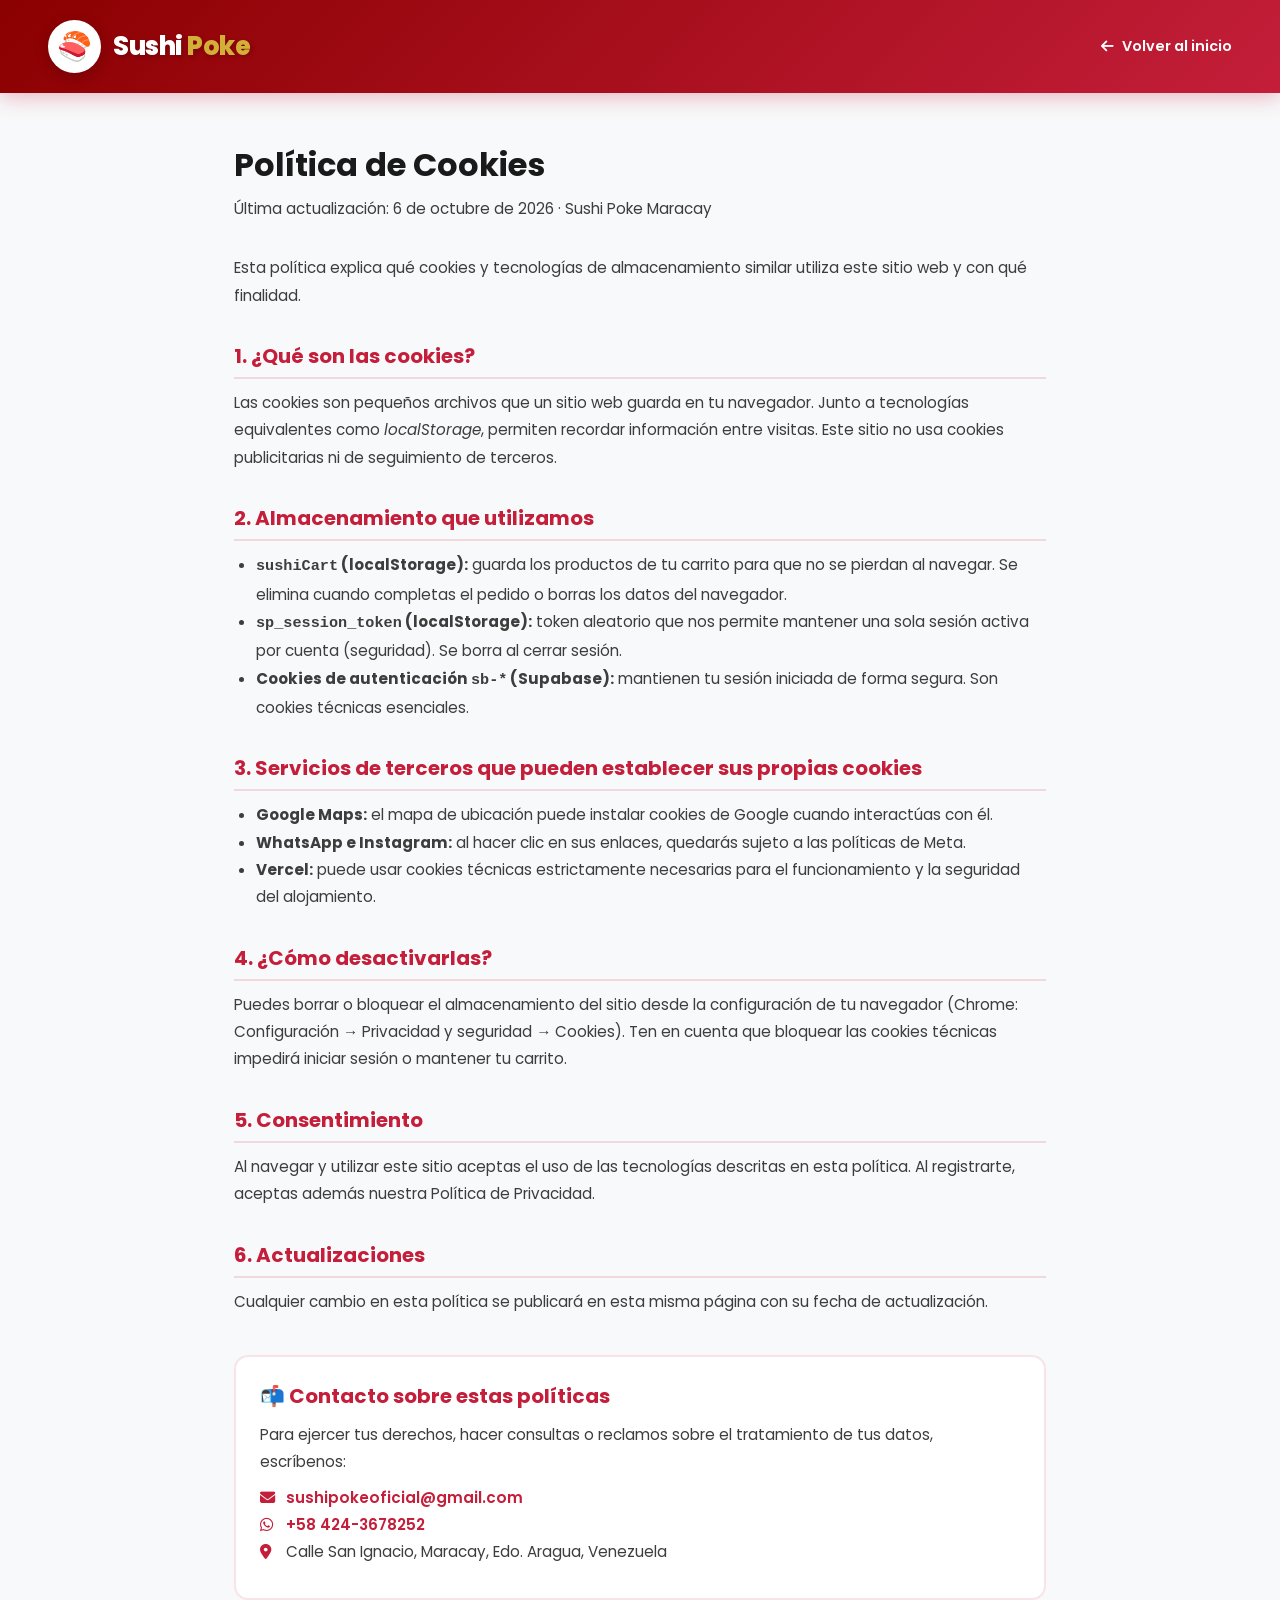
<file: cookies.html>
<!DOCTYPE html>
<html lang="es">
<head>
    <meta charset="UTF-8">
    <meta name="viewport" content="width=device-width, initial-scale=1.0">
    <link rel="shortcut icon" href="favicon_io/favicon.ico" type="image/x-icon">
    <link rel="preconnect" href="https://fonts.googleapis.com">
    <link href="https://fonts.googleapis.com/css2?family=Poppins:wght@300;400;500;600;700;800&display=swap" rel="stylesheet">
    <link rel="stylesheet" href="https://cdnjs.cloudflare.com/ajax/libs/font-awesome/6.4.0/css/all.min.css">
    <link rel="stylesheet" href="main.css">
    <title>Política de Cookies | Sushi Poke Maracay</title>
    <meta name="description" content="Cookies y tecnologías de almacenamiento utilizadas por Sushi Poke Maracay.">
    <style>
        body { background: var(--light); }
        .legal-header {
            background: linear-gradient(135deg, var(--primary-dark) 0%, var(--primary) 100%);
            padding: 20px 24px;
            position: sticky; top: 0; z-index: 100;
            box-shadow: 0 4px 20px rgba(196,30,58,.3);
        }
        .legal-header .header-container { justify-content: space-between; }
        .legal-wrap {
            max-width: 860px; margin: 0 auto; padding: 48px 24px 80px;
        }
        .legal-wrap h1 { font-size: 2rem; margin-bottom: 6px; }
        .legal-updated { color: var(--gray); font-size: .9rem; margin-bottom: 32px; }
        .legal-wrap h2 {
            font-size: 1.25rem; margin: 32px 0 10px; color: var(--primary);
            padding-bottom: 6px; border-bottom: 2px solid rgba(196,30,58,.15);
        }
        .legal-wrap p, .legal-wrap li { color: #3d3d3d; line-height: 1.8; font-size: .95rem; }
        .legal-wrap ul { padding-left: 22px; margin: 8px 0; }
        .legal-contact {
            background: #fff; border: 2px solid rgba(196,30,58,.12); border-radius: 14px;
            padding: 24px; margin-top: 40px;
        }
        .legal-contact a { color: var(--primary); font-weight: 600; text-decoration: none; }
        .legal-contact a:hover { text-decoration: underline; }
        .legal-back {
            color: #fff; text-decoration: none; font-size: .9rem; font-weight: 600;
            display: inline-flex; align-items: center; gap: 8px;
        }
        .legal-back:hover { color: var(--gold); }
    </style>
    

</head>
<body>
    <header class="legal-header">
        <div class="header-container" style="max-width:1400px;margin:0 auto;display:flex;align-items:center;gap:12px;">
            <a href="/" class="logo">
                <div class="logo-icon">🍣</div>
                <div class="logo-text">Sushi <span>Poke</span></div>
            </a>
            <a href="/" class="legal-back" style="margin-left:auto"><i class="fas fa-arrow-left"></i> Volver al inicio</a>
        </div>
    </header>
    <main class="legal-wrap">
        
        <h1>Política de Cookies</h1>
        <p class="legal-updated">Última actualización: 6 de octubre de 2026 · Sushi Poke Maracay</p>

        <p>Esta política explica qué cookies y tecnologías de almacenamiento similar utiliza este sitio web y con qué finalidad.</p>

        <h2>1. ¿Qué son las cookies?</h2>
        <p>Las cookies son pequeños archivos que un sitio web guarda en tu navegador. Junto a tecnologías equivalentes como <em>localStorage</em>, permiten recordar información entre visitas. Este sitio no usa cookies publicitarias ni de seguimiento de terceros.</p>

        <h2>2. Almacenamiento que utilizamos</h2>
        <ul>
            <li><strong><code>sushiCart</code> (localStorage):</strong> guarda los productos de tu carrito para que no se pierdan al navegar. Se elimina cuando completas el pedido o borras los datos del navegador.</li>
            <li><strong><code>sp_session_token</code> (localStorage):</strong> token aleatorio que nos permite mantener una sola sesión activa por cuenta (seguridad). Se borra al cerrar sesión.</li>
            <li><strong>Cookies de autenticación <code>sb-*</code> (Supabase):</strong> mantienen tu sesión iniciada de forma segura. Son cookies técnicas esenciales.</li>
        </ul>

        <h2>3. Servicios de terceros que pueden establecer sus propias cookies</h2>
        <ul>
            <li><strong>Google Maps:</strong> el mapa de ubicación puede instalar cookies de Google cuando interactúas con él.</li>
            <li><strong>WhatsApp e Instagram:</strong> al hacer clic en sus enlaces, quedarás sujeto a las políticas de Meta.</li>
            <li><strong>Vercel:</strong> puede usar cookies técnicas estrictamente necesarias para el funcionamiento y la seguridad del alojamiento.</li>
        </ul>

        <h2>4. ¿Cómo desactivarlas?</h2>
        <p>Puedes borrar o bloquear el almacenamiento del sitio desde la configuración de tu navegador (Chrome: Configuración → Privacidad y seguridad → Cookies). Ten en cuenta que bloquear las cookies técnicas impedirá iniciar sesión o mantener tu carrito.</p>

        <h2>5. Consentimiento</h2>
        <p>Al navegar y utilizar este sitio aceptas el uso de las tecnologías descritas en esta política. Al registrarte, aceptas además nuestra Política de Privacidad.</p>

        <h2>6. Actualizaciones</h2>
        <p>Cualquier cambio en esta política se publicará en esta misma página con su fecha de actualización.</p>

        <div class="legal-contact">
            <h2 style="margin-top:0;border:none;padding:0">📬 Contacto sobre estas políticas</h2>
            <p>Para ejercer tus derechos, hacer consultas o reclamos sobre el tratamiento de tus datos, escríbenos:</p>
            <ul style="list-style:none;padding-left:0">
                <li><i class="fas fa-envelope" style="color:var(--primary);width:22px"></i> <a href="mailto:sushipokeoficial@gmail.com">sushipokeoficial@gmail.com</a></li>
                <li><i class="fab fa-whatsapp" style="color:var(--primary);width:22px"></i> <a href="https://wa.me/584243678252" target="_blank">+58 424-3678252</a></li>
                <li><i class="fas fa-map-marker-alt" style="color:var(--primary);width:22px"></i> Calle San Ignacio, Maracay, Edo. Aragua, Venezuela</li>
            </ul>
        </div>
    </main>
</body>
</html>
</file>
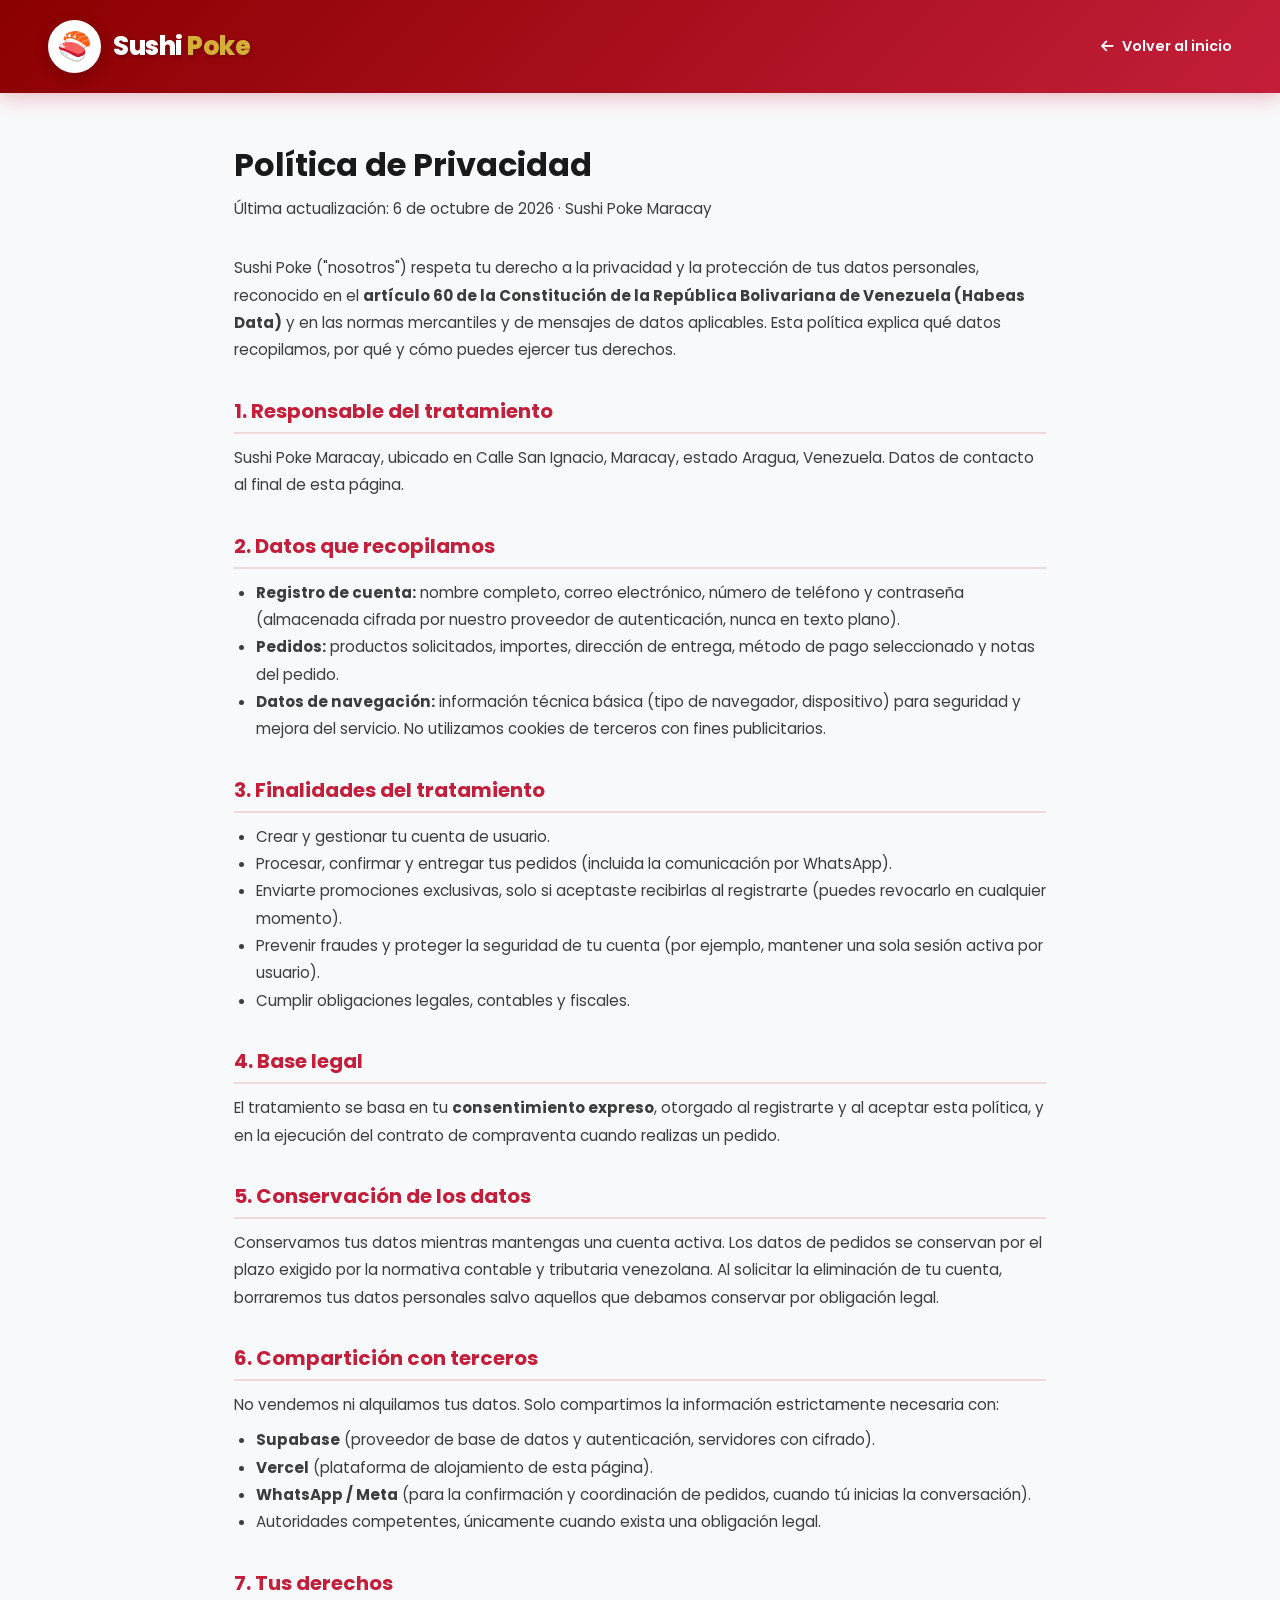
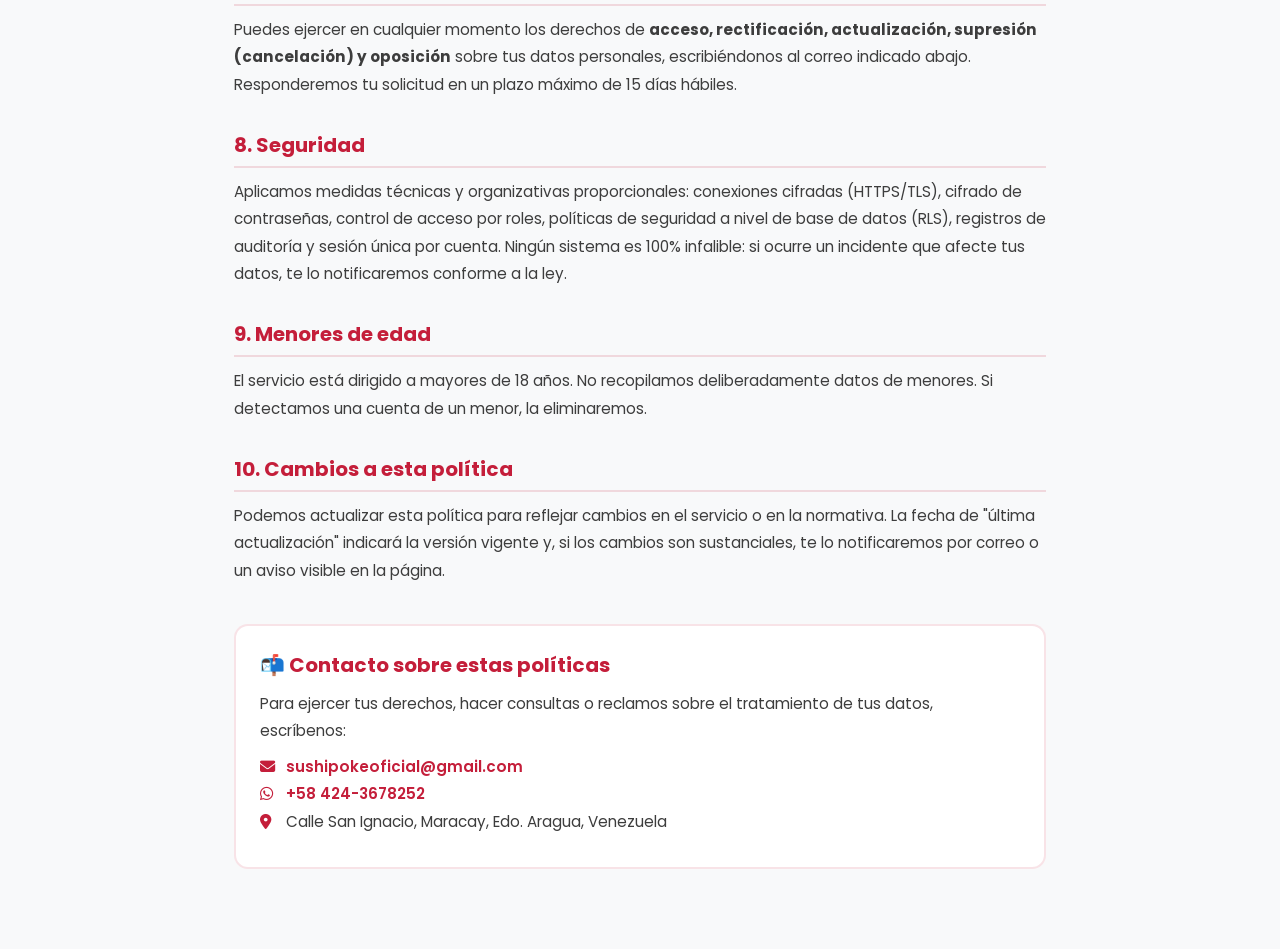
<file: privacidad.html>
<!DOCTYPE html>
<html lang="es">
<head>
    <meta charset="UTF-8">
    <meta name="viewport" content="width=device-width, initial-scale=1.0">
    <link rel="shortcut icon" href="favicon_io/favicon.ico" type="image/x-icon">
    <link rel="preconnect" href="https://fonts.googleapis.com">
    <link href="https://fonts.googleapis.com/css2?family=Poppins:wght@300;400;500;600;700;800&display=swap" rel="stylesheet">
    <link rel="stylesheet" href="https://cdnjs.cloudflare.com/ajax/libs/font-awesome/6.4.0/css/all.min.css">
    <link rel="stylesheet" href="main.css">
    <title>Política de Privacidad | Sushi Poke Maracay</title>
    <meta name="description" content="Cómo Sushi Poke Maracay protege y trata tus datos personales.">
    <style>
        body { background: var(--light); }
        .legal-header {
            background: linear-gradient(135deg, var(--primary-dark) 0%, var(--primary) 100%);
            padding: 20px 24px;
            position: sticky; top: 0; z-index: 100;
            box-shadow: 0 4px 20px rgba(196,30,58,.3);
        }
        .legal-header .header-container { justify-content: space-between; }
        .legal-wrap {
            max-width: 860px; margin: 0 auto; padding: 48px 24px 80px;
        }
        .legal-wrap h1 { font-size: 2rem; margin-bottom: 6px; }
        .legal-updated { color: var(--gray); font-size: .9rem; margin-bottom: 32px; }
        .legal-wrap h2 {
            font-size: 1.25rem; margin: 32px 0 10px; color: var(--primary);
            padding-bottom: 6px; border-bottom: 2px solid rgba(196,30,58,.15);
        }
        .legal-wrap p, .legal-wrap li { color: #3d3d3d; line-height: 1.8; font-size: .95rem; }
        .legal-wrap ul { padding-left: 22px; margin: 8px 0; }
        .legal-contact {
            background: #fff; border: 2px solid rgba(196,30,58,.12); border-radius: 14px;
            padding: 24px; margin-top: 40px;
        }
        .legal-contact a { color: var(--primary); font-weight: 600; text-decoration: none; }
        .legal-contact a:hover { text-decoration: underline; }
        .legal-back {
            color: #fff; text-decoration: none; font-size: .9rem; font-weight: 600;
            display: inline-flex; align-items: center; gap: 8px;
        }
        .legal-back:hover { color: var(--gold); }
    </style>
    

</head>
<body>
    <header class="legal-header">
        <div class="header-container" style="max-width:1400px;margin:0 auto;display:flex;align-items:center;gap:12px;">
            <a href="/" class="logo">
                <div class="logo-icon">🍣</div>
                <div class="logo-text">Sushi <span>Poke</span></div>
            </a>
            <a href="/" class="legal-back" style="margin-left:auto"><i class="fas fa-arrow-left"></i> Volver al inicio</a>
        </div>
    </header>
    <main class="legal-wrap">
        
        <h1>Política de Privacidad</h1>
        <p class="legal-updated">Última actualización: 6 de octubre de 2026 · Sushi Poke Maracay</p>

        <p>Sushi Poke ("nosotros") respeta tu derecho a la privacidad y la protección de tus datos personales, reconocido en el <strong>artículo 60 de la Constitución de la República Bolivariana de Venezuela (Habeas Data)</strong> y en las normas mercantiles y de mensajes de datos aplicables. Esta política explica qué datos recopilamos, por qué y cómo puedes ejercer tus derechos.</p>

        <h2>1. Responsable del tratamiento</h2>
        <p>Sushi Poke Maracay, ubicado en Calle San Ignacio, Maracay, estado Aragua, Venezuela. Datos de contacto al final de esta página.</p>

        <h2>2. Datos que recopilamos</h2>
        <ul>
            <li><strong>Registro de cuenta:</strong> nombre completo, correo electrónico, número de teléfono y contraseña (almacenada cifrada por nuestro proveedor de autenticación, nunca en texto plano).</li>
            <li><strong>Pedidos:</strong> productos solicitados, importes, dirección de entrega, método de pago seleccionado y notas del pedido.</li>
            <li><strong>Datos de navegación:</strong> información técnica básica (tipo de navegador, dispositivo) para seguridad y mejora del servicio. No utilizamos cookies de terceros con fines publicitarios.</li>
        </ul>

        <h2>3. Finalidades del tratamiento</h2>
        <ul>
            <li>Crear y gestionar tu cuenta de usuario.</li>
            <li>Procesar, confirmar y entregar tus pedidos (incluida la comunicación por WhatsApp).</li>
            <li>Enviarte promociones exclusivas, solo si aceptaste recibirlas al registrarte (puedes revocarlo en cualquier momento).</li>
            <li>Prevenir fraudes y proteger la seguridad de tu cuenta (por ejemplo, mantener una sola sesión activa por usuario).</li>
            <li>Cumplir obligaciones legales, contables y fiscales.</li>
        </ul>

        <h2>4. Base legal</h2>
        <p>El tratamiento se basa en tu <strong>consentimiento expreso</strong>, otorgado al registrarte y al aceptar esta política, y en la ejecución del contrato de compraventa cuando realizas un pedido.</p>

        <h2>5. Conservación de los datos</h2>
        <p>Conservamos tus datos mientras mantengas una cuenta activa. Los datos de pedidos se conservan por el plazo exigido por la normativa contable y tributaria venezolana. Al solicitar la eliminación de tu cuenta, borraremos tus datos personales salvo aquellos que debamos conservar por obligación legal.</p>

        <h2>6. Compartición con terceros</h2>
        <p>No vendemos ni alquilamos tus datos. Solo compartimos la información estrictamente necesaria con:</p>
        <ul>
            <li><strong>Supabase</strong> (proveedor de base de datos y autenticación, servidores con cifrado).</li>
            <li><strong>Vercel</strong> (plataforma de alojamiento de esta página).</li>
            <li><strong>WhatsApp / Meta</strong> (para la confirmación y coordinación de pedidos, cuando tú inicias la conversación).</li>
            <li>Autoridades competentes, únicamente cuando exista una obligación legal.</li>
        </ul>

        <h2>7. Tus derechos</h2>
        <p>Puedes ejercer en cualquier momento los derechos de <strong>acceso, rectificación, actualización, supresión (cancelación) y oposición</strong> sobre tus datos personales, escribiéndonos al correo indicado abajo. Responderemos tu solicitud en un plazo máximo de 15 días hábiles.</p>

        <h2>8. Seguridad</h2>
        <p>Aplicamos medidas técnicas y organizativas proporcionales: conexiones cifradas (HTTPS/TLS), cifrado de contraseñas, control de acceso por roles, políticas de seguridad a nivel de base de datos (RLS), registros de auditoría y sesión única por cuenta. Ningún sistema es 100% infalible: si ocurre un incidente que afecte tus datos, te lo notificaremos conforme a la ley.</p>

        <h2>9. Menores de edad</h2>
        <p>El servicio está dirigido a mayores de 18 años. No recopilamos deliberadamente datos de menores. Si detectamos una cuenta de un menor, la eliminaremos.</p>

        <h2>10. Cambios a esta política</h2>
        <p>Podemos actualizar esta política para reflejar cambios en el servicio o en la normativa. La fecha de "última actualización" indicará la versión vigente y, si los cambios son sustanciales, te lo notificaremos por correo o un aviso visible en la página.</p>

        <div class="legal-contact">
            <h2 style="margin-top:0;border:none;padding:0">📬 Contacto sobre estas políticas</h2>
            <p>Para ejercer tus derechos, hacer consultas o reclamos sobre el tratamiento de tus datos, escríbenos:</p>
            <ul style="list-style:none;padding-left:0">
                <li><i class="fas fa-envelope" style="color:var(--primary);width:22px"></i> <a href="mailto:sushipokeoficial@gmail.com">sushipokeoficial@gmail.com</a></li>
                <li><i class="fab fa-whatsapp" style="color:var(--primary);width:22px"></i> <a href="https://wa.me/584243678252" target="_blank">+58 424-3678252</a></li>
                <li><i class="fas fa-map-marker-alt" style="color:var(--primary);width:22px"></i> Calle San Ignacio, Maracay, Edo. Aragua, Venezuela</li>
            </ul>
        </div>
    </main>
</body>
</html>
</file>
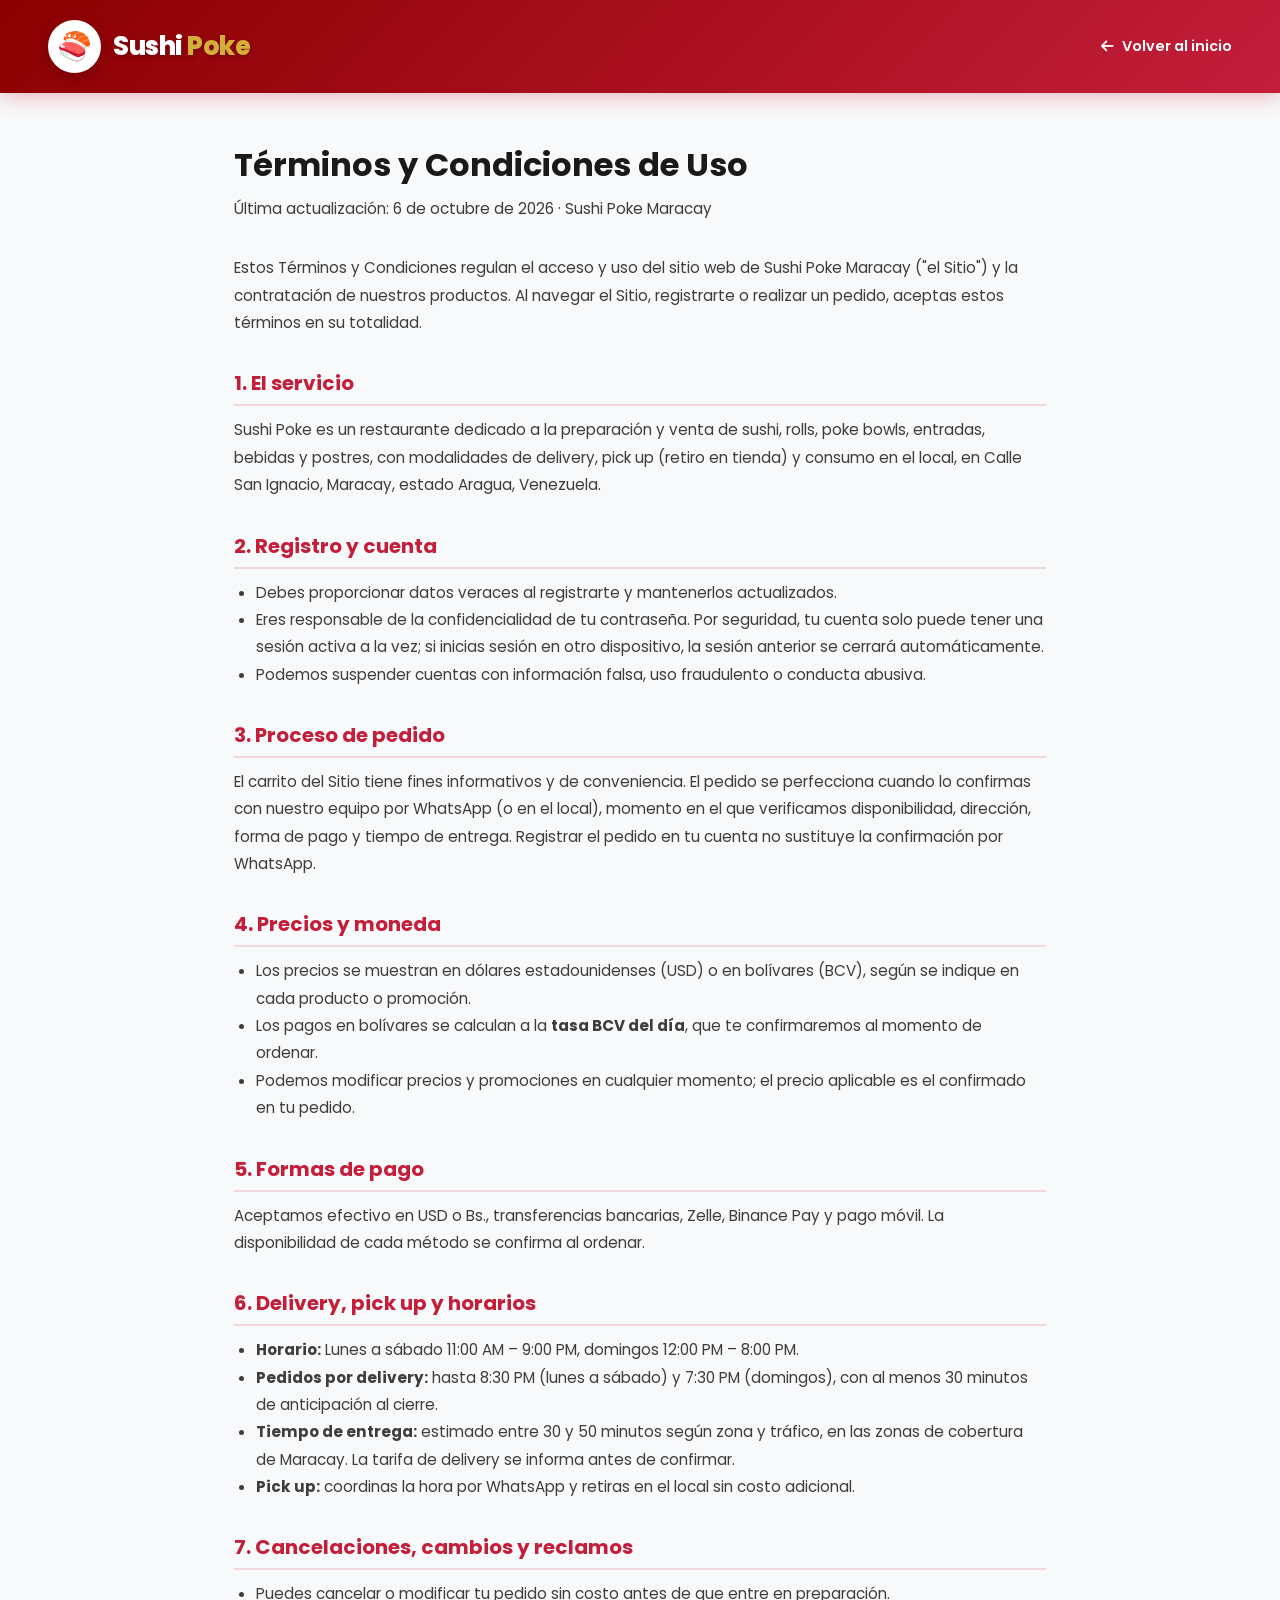
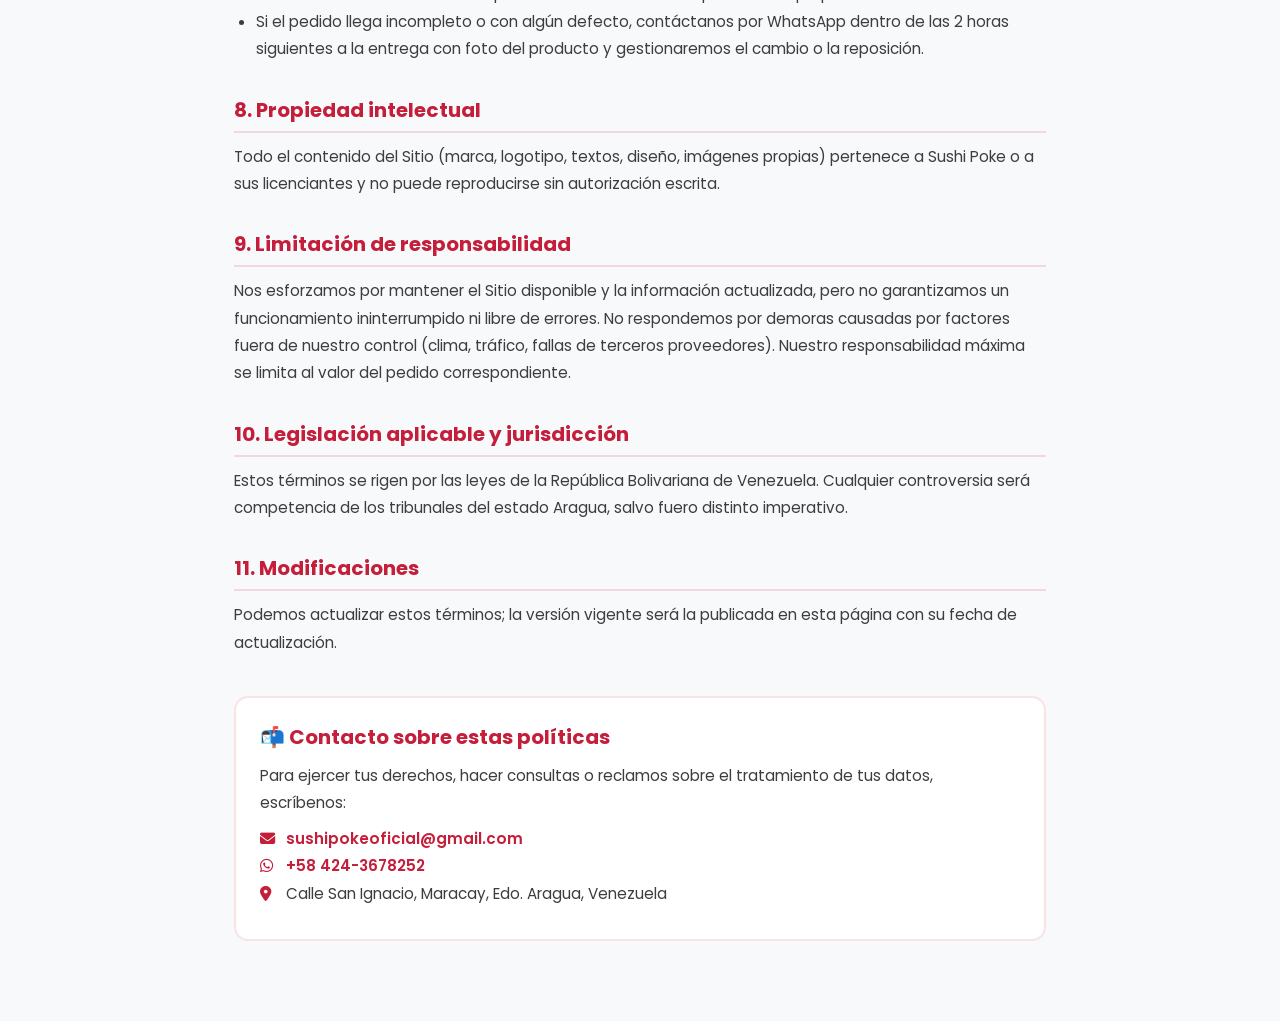
<file: terminos.html>
<!DOCTYPE html>
<html lang="es">
<head>
    <meta charset="UTF-8">
    <meta name="viewport" content="width=device-width, initial-scale=1.0">
    <link rel="shortcut icon" href="favicon_io/favicon.ico" type="image/x-icon">
    <link rel="preconnect" href="https://fonts.googleapis.com">
    <link href="https://fonts.googleapis.com/css2?family=Poppins:wght@300;400;500;600;700;800&display=swap" rel="stylesheet">
    <link rel="stylesheet" href="https://cdnjs.cloudflare.com/ajax/libs/font-awesome/6.4.0/css/all.min.css">
    <link rel="stylesheet" href="main.css">
    <title>Términos y Condiciones | Sushi Poke Maracay</title>
    <meta name="description" content="Condiciones de uso del sitio y contratación de productos de Sushi Poke Maracay.">
    <style>
        body { background: var(--light); }
        .legal-header {
            background: linear-gradient(135deg, var(--primary-dark) 0%, var(--primary) 100%);
            padding: 20px 24px;
            position: sticky; top: 0; z-index: 100;
            box-shadow: 0 4px 20px rgba(196,30,58,.3);
        }
        .legal-header .header-container { justify-content: space-between; }
        .legal-wrap {
            max-width: 860px; margin: 0 auto; padding: 48px 24px 80px;
        }
        .legal-wrap h1 { font-size: 2rem; margin-bottom: 6px; }
        .legal-updated { color: var(--gray); font-size: .9rem; margin-bottom: 32px; }
        .legal-wrap h2 {
            font-size: 1.25rem; margin: 32px 0 10px; color: var(--primary);
            padding-bottom: 6px; border-bottom: 2px solid rgba(196,30,58,.15);
        }
        .legal-wrap p, .legal-wrap li { color: #3d3d3d; line-height: 1.8; font-size: .95rem; }
        .legal-wrap ul { padding-left: 22px; margin: 8px 0; }
        .legal-contact {
            background: #fff; border: 2px solid rgba(196,30,58,.12); border-radius: 14px;
            padding: 24px; margin-top: 40px;
        }
        .legal-contact a { color: var(--primary); font-weight: 600; text-decoration: none; }
        .legal-contact a:hover { text-decoration: underline; }
        .legal-back {
            color: #fff; text-decoration: none; font-size: .9rem; font-weight: 600;
            display: inline-flex; align-items: center; gap: 8px;
        }
        .legal-back:hover { color: var(--gold); }
    </style>
    

</head>
<body>
    <header class="legal-header">
        <div class="header-container" style="max-width:1400px;margin:0 auto;display:flex;align-items:center;gap:12px;">
            <a href="/" class="logo">
                <div class="logo-icon">🍣</div>
                <div class="logo-text">Sushi <span>Poke</span></div>
            </a>
            <a href="/" class="legal-back" style="margin-left:auto"><i class="fas fa-arrow-left"></i> Volver al inicio</a>
        </div>
    </header>
    <main class="legal-wrap">
        
        <h1>Términos y Condiciones de Uso</h1>
        <p class="legal-updated">Última actualización: 6 de octubre de 2026 · Sushi Poke Maracay</p>

        <p>Estos Términos y Condiciones regulan el acceso y uso del sitio web de Sushi Poke Maracay ("el Sitio") y la contratación de nuestros productos. Al navegar el Sitio, registrarte o realizar un pedido, aceptas estos términos en su totalidad.</p>

        <h2>1. El servicio</h2>
        <p>Sushi Poke es un restaurante dedicado a la preparación y venta de sushi, rolls, poke bowls, entradas, bebidas y postres, con modalidades de delivery, pick up (retiro en tienda) y consumo en el local, en Calle San Ignacio, Maracay, estado Aragua, Venezuela.</p>

        <h2>2. Registro y cuenta</h2>
        <ul>
            <li>Debes proporcionar datos veraces al registrarte y mantenerlos actualizados.</li>
            <li>Eres responsable de la confidencialidad de tu contraseña. Por seguridad, tu cuenta solo puede tener una sesión activa a la vez; si inicias sesión en otro dispositivo, la sesión anterior se cerrará automáticamente.</li>
            <li>Podemos suspender cuentas con información falsa, uso fraudulento o conducta abusiva.</li>
        </ul>

        <h2>3. Proceso de pedido</h2>
        <p>El carrito del Sitio tiene fines informativos y de conveniencia. El pedido se perfecciona cuando lo confirmas con nuestro equipo por WhatsApp (o en el local), momento en el que verificamos disponibilidad, dirección, forma de pago y tiempo de entrega. Registrar el pedido en tu cuenta no sustituye la confirmación por WhatsApp.</p>

        <h2>4. Precios y moneda</h2>
        <ul>
            <li>Los precios se muestran en dólares estadounidenses (USD) o en bolívares (BCV), según se indique en cada producto o promoción.</li>
            <li>Los pagos en bolívares se calculan a la <strong>tasa BCV del día</strong>, que te confirmaremos al momento de ordenar.</li>
            <li>Podemos modificar precios y promociones en cualquier momento; el precio aplicable es el confirmado en tu pedido.</li>
        </ul>

        <h2>5. Formas de pago</h2>
        <p>Aceptamos efectivo en USD o Bs., transferencias bancarias, Zelle, Binance Pay y pago móvil. La disponibilidad de cada método se confirma al ordenar.</p>

        <h2>6. Delivery, pick up y horarios</h2>
        <ul>
            <li><strong>Horario:</strong> Lunes a sábado 11:00 AM – 9:00 PM, domingos 12:00 PM – 8:00 PM.</li>
            <li><strong>Pedidos por delivery:</strong> hasta 8:30 PM (lunes a sábado) y 7:30 PM (domingos), con al menos 30 minutos de anticipación al cierre.</li>
            <li><strong>Tiempo de entrega:</strong> estimado entre 30 y 50 minutos según zona y tráfico, en las zonas de cobertura de Maracay. La tarifa de delivery se informa antes de confirmar.</li>
            <li><strong>Pick up:</strong> coordinas la hora por WhatsApp y retiras en el local sin costo adicional.</li>
        </ul>

        <h2>7. Cancelaciones, cambios y reclamos</h2>
        <ul>
            <li>Puedes cancelar o modificar tu pedido sin costo antes de que entre en preparación.</li>
            <li>Si el pedido llega incompleto o con algún defecto, contáctanos por WhatsApp dentro de las 2 horas siguientes a la entrega con foto del producto y gestionaremos el cambio o la reposición.</li>
        </ul>

        <h2>8. Propiedad intelectual</h2>
        <p>Todo el contenido del Sitio (marca, logotipo, textos, diseño, imágenes propias) pertenece a Sushi Poke o a sus licenciantes y no puede reproducirse sin autorización escrita.</p>

        <h2>9. Limitación de responsabilidad</h2>
        <p>Nos esforzamos por mantener el Sitio disponible y la información actualizada, pero no garantizamos un funcionamiento ininterrumpido ni libre de errores. No respondemos por demoras causadas por factores fuera de nuestro control (clima, tráfico, fallas de terceros proveedores). Nuestro responsabilidad máxima se limita al valor del pedido correspondiente.</p>

        <h2>10. Legislación aplicable y jurisdicción</h2>
        <p>Estos términos se rigen por las leyes de la República Bolivariana de Venezuela. Cualquier controversia será competencia de los tribunales del estado Aragua, salvo fuero distinto imperativo.</p>

        <h2>11. Modificaciones</h2>
        <p>Podemos actualizar estos términos; la versión vigente será la publicada en esta página con su fecha de actualización.</p>

        <div class="legal-contact">
            <h2 style="margin-top:0;border:none;padding:0">📬 Contacto sobre estas políticas</h2>
            <p>Para ejercer tus derechos, hacer consultas o reclamos sobre el tratamiento de tus datos, escríbenos:</p>
            <ul style="list-style:none;padding-left:0">
                <li><i class="fas fa-envelope" style="color:var(--primary);width:22px"></i> <a href="mailto:sushipokeoficial@gmail.com">sushipokeoficial@gmail.com</a></li>
                <li><i class="fab fa-whatsapp" style="color:var(--primary);width:22px"></i> <a href="https://wa.me/584243678252" target="_blank">+58 424-3678252</a></li>
                <li><i class="fas fa-map-marker-alt" style="color:var(--primary);width:22px"></i> Calle San Ignacio, Maracay, Edo. Aragua, Venezuela</li>
            </ul>
        </div>
    </main>
</body>
</html>
</file>
<file: main.css>
:root {
    --primary: #c41e3a;
    --primary-dark: #8b0000;
    --secondary: #1a1a1a;
    --accent: #ff6b35;
    --gold: #d4af37;
    --light: #f8f9fa;
    --white: #ffffff;
    --gray: #6c757d;
    --shadow: 0 10px 40px rgba(0,0,0,0.1);
    --shadow-hover: 0 20px 60px rgba(0,0,0,0.15);
    --radius: 16px;
    --transition: all 0.3s cubic-bezier(0.4, 0, 0.2, 1);
    --header-height: 74px; 
    --header-offset: 0px;
}

* { margin: 0; padding: 0; box-sizing: border-box; }
html { scroll-behavior: smooth; }
body {
    font-family: 'Poppins', sans-serif;
    background: var(--light);
    color: var(--secondary);
    overflow-x: hidden;
}

/* Scrollbar */
::-webkit-scrollbar { width: 8px; }
::-webkit-scrollbar-track { background: var(--light); }
::-webkit-scrollbar-thumb { background: var(--primary); border-radius: 4px; }

/* Header */
.header {
    position: fixed;
    top: 0; left: 0; right: 0;
    background: linear-gradient(0deg, var(--secondary) 0%, #2d1f1f 50%, var(--primary-dark) 100%);
    padding: 14px 0;
    z-index: 1000;
    box-shadow: 0 4px 20px rgba(196, 30, 58, 0.3);
    transition: var(--transition);
}
.header.scrolled { padding: 8px 0; }
.header-container {
    max-width: 1400px;
    margin: 0 auto;
    padding: 0 24px;
    display: flex;
    align-items: center;
    justify-content: space-between;
    gap: 20px;
}
.logo {
    display: flex;
    align-items: center;
    gap: 12px;
    text-decoration: none;
    color: var(--white);
}
.logo-icon {
    width: 53px; height: 53px;
    background: var(--white);
    border-radius: 50%;
    display: flex;
    align-items: center;
    justify-content: center;
    font-size: 28px;
    box-shadow: 0 4px 15px rgba(0,0,0,0.2);
}
.logo-text {
    font-size: 1.6rem;
    font-weight: 800;
    letter-spacing: -0.5px;
    text-shadow: 2px 2px 4px rgba(0,0,0,0.2);
}
.logo-text span { color: var(--gold); }

.search-bar {
    flex: 1;
    max-width: 500px;
    position: relative;
}
.search-bar input {
    width: 100%;
    padding: 12px 45px 12px 20px;
    border: 2px solid rgba(255,255,255,0.2);
    border-radius: 50px;
    background: rgba(255,255,255,0.95);
    font-family: 'Poppins', sans-serif;
    font-size: 0.95rem;
    outline: none;
    transition: var(--transition);
}
.search-bar input:focus {
    border-color: var(--gold);
    box-shadow: 0 0 0 4px rgba(212, 175, 55, 0.2);
}
.search-bar button {
    position: absolute;
    right: 6px;
    top: 50%;
    transform: translateY(-50%);
    background: var(--primary);
    color: white;
    border: none;
    width: 36px; height: 36px;
    border-radius: 50%;
    cursor: pointer;
    transition: var(--transition);
}
.search-bar button:hover { background: var(--primary-dark); transform: translateY(-50%) scale(1.05); }

.nav-icons {
    display: flex;
    gap: 12px;
    align-items: center;
}
.nav-icon {
    width: 44px; height: 44px;
    border-radius: 50%;
    background: rgba(255,255,255,0.15);
    border: 2px solid rgba(255,255,255,0.3);
    color: var(--white);
    display: flex;
    align-items: center;
    justify-content: center;
    font-size: 1.1rem;
    cursor: pointer;
    transition: var(--transition);
    position: relative;
    text-decoration: none;
}
.nav-icon:hover {
    background: var(--gold);
    border-color: var(--gold);
    color: var(--secondary);
    transform: translateY(-2px);
}
.cart-badge {
    position: absolute;
    top: -5px; right: -5px;
    background: var(--accent);
    color: white;
    font-size: 0.7rem;
    font-weight: 700;
    width: 20px; height: 20px;
    border-radius: 50%;
    display: flex;
    align-items: center;
    justify-content: center;
    animation: pulse 2s infinite;
}
@keyframes pulse {
    0%, 100% { transform: scale(1); }
    50% { transform: scale(1.1); }
}

/* Hero */
.hero {
    margin-top: 80px;
    min-height: 85vh;
    background: linear-gradient(135deg, var(--secondary) 0%, #2d1f1f 50%, var(--primary-dark) 100%);
    position: relative;
    overflow: hidden;
    display: flex;
    align-items: center;
}
.hero::before {
    content: '';
    position: absolute;
    top: 0; left: 0; right: 0; bottom: 0;
    background: url("data:image/svg+xml,%3Csvg width='60' height='60' viewBox='0 0 60 60' xmlns='http://www.w3.org/2000/svg'%3E%3Cg fill='none' fill-rule='evenodd'%3E%3Cg fill='%23ffffff' fill-opacity='0.03'%3E%3Cpath d='M36 34v-4h-2v4h-4v2h4v4h2v-4h4v-2h-4zm0-30V0h-2v4h-4v2h4v4h2V6h4V4h-4zM6 34v-4H4v4H0v2h4v4h2v-4h4v-2H6zM6 4V0H4v4H0v2h4v4h2V6h4V4H6z'/%3E%3C/g%3E%3C/g%3E%3C/svg%3E");
    opacity: 0.5;
}
.hero-pattern {
    position: absolute;
    right: -10%;
    top: -10%;
    width: 600px; height: 600px;
    background: radial-gradient(circle, var(--accent) 0%, transparent 70%);
    opacity: 0.15;
    border-radius: 50%;
    animation: float 6s ease-in-out infinite;
}
@keyframes float {
    0%, 100% { transform: translate(0, 0); }
    50% { transform: translate(-30px, -30px); }
}
.hero-container {
    max-width: 1400px;
    margin: 0 auto;
    padding: 0 24px;
    display: grid;
    grid-template-columns: 1fr 1fr;
    gap: 60px;
    align-items: center;
    position: relative;
    z-index: 2;
}
.hero-content h1 {
    font-size: 4rem;
    font-weight: 800;
    color: var(--white);
    line-height: 1.1;
    margin-bottom: 20px;
    text-shadow: 2px 2px 4px rgba(0,0,0,0.3);
}
.hero-content h1 span {
    color: var(--gold);
    display: block;
    font-size: 3.2rem;
}
.hero-content p {
    font-size: 1.2rem;
    color: rgba(255,255,255,0.85);
    margin-bottom: 32px;
    max-width: 500px;
    line-height: 1.7;
}
.hero-buttons {
    display: flex;
    gap: 16px;
    flex-wrap: wrap;
}
.btn {
    padding: 14px 32px;
    border-radius: 50px;
    font-family: 'Poppins', sans-serif;
    font-size: 1rem;
    font-weight: 600;
    cursor: pointer;
    transition: var(--transition);
    text-decoration: none;
    display: inline-flex;
    align-items: center;
    gap: 8px;
    border: none;
}
.btn-primary {
    background: linear-gradient(135deg, var(--primary) 0%, var(--accent) 100%);
    color: var(--white);
    box-shadow: 0 8px 25px rgba(196, 30, 58, 0.4);
}
.btn-primary:hover {
    transform: translateY(-3px);
    box-shadow: 0 12px 35px rgba(196, 30, 58, 0.5);
}
.btn-outline {
    background: transparent;
    color: var(--white);
    border: 2px solid rgba(255,255,255,0.4);
}
.btn-outline:hover {
    background: var(--white);
    color: var(--secondary);
    transform: translateY(-3px);
}
.btn-whatsapp {
    background: #25d366;
    color: white;
    box-shadow: 0 8px 25px rgba(37, 211, 102, 0.3);
}
.btn-whatsapp:hover {
    transform: translateY(-3px);
    box-shadow: 0 12px 35px rgba(37, 211, 102, 0.4);
}

.hero-image {
    position: relative;
    display: flex;
    justify-content: center;
    align-items: center;
}
.hero-image img {
    max-width: 100%;
    height: auto;
    border-radius: 30px;
    box-shadow: 0 30px 60px rgba(0,0,0,0.4);
    transform: rotate(3deg);
    transition: var(--transition);
    animation: sushiFloat 4s ease-in-out infinite;
}
@keyframes sushiFloat {
    0%, 100% { transform: rotate(3deg) translateY(0); }
    50% { transform: rotate(3deg) translateY(-15px); }
}
.hero-image:hover img { transform: rotate(0deg) scale(1.02); }
.floating-badge {
    position: absolute;
    background: var(--white);
    padding: 12px 20px;
    border-radius: 16px;
    box-shadow: var(--shadow);
    font-weight: 700;
    color: var(--primary);
    animation: floatBadge 3s ease-in-out infinite;
}
.badge-1 { top: 10%; left: 0; animation-delay: 0s; }
.badge-2 { bottom: 15%; right: 0; animation-delay: 1.5s; color: var(--accent); }
@keyframes floatBadge {
    0%, 100% { transform: translateY(0); }
    50% { transform: translateY(-10px); }
}

/* Section Styles */
.section {
    padding: 80px 24px;
    max-width: 1400px;
    margin: 0 auto;
}
.section-header {
    text-align: center;
    margin-bottom: 50px;
}
.section-header h2 {
    font-size: 2.5rem;
    font-weight: 800;
    color: var(--secondary);
    margin-bottom: 12px;
}
.section-header p {
    color: var(--gray);
    font-size: 1.1rem;
    max-width: 600px;
    margin: 0 auto;
}
.divider {
    width: 80px;
    height: 4px;
    background: linear-gradient(90deg, var(--primary), var(--accent));
    margin: 16px auto 0;
    border-radius: 2px;
}

/* Promotions / Combos */
.promos-section { background: var(--white); }
.promos-slider {
    position: relative;
    overflow: hidden;
}
.promos-track {
    display: flex;
    gap: 24px;
    transition: transform 0.5s ease;
}
.promo-card {
    min-width: calc(33.333% - 16px);
    background: linear-gradient(145deg, #fff5f5 0%, #ffffff 100%);
    border: 2px solid rgba(196, 30, 58, 0.1);
    border-radius: var(--radius);
    overflow: hidden;
    transition: var(--transition);
    position: relative;
}
.promo-card:hover {
    transform: translateY(-8px);
    box-shadow: var(--shadow-hover);
    border-color: rgba(196, 30, 58, 0.3);
}
.promo-badge {
    position: absolute;
    top: 16px; left: 16px;
    background: linear-gradient(135deg, var(--accent) 0%, var(--primary) 100%);
    color: white;
    padding: 6px 14px;
    border-radius: 20px;
    font-size: 0.8rem;
    font-weight: 700;
    z-index: 2;
    text-transform: uppercase;
    letter-spacing: 0.5px;
}
.promo-image {
    width: 100%;
    height: 220px;
    object-fit: cover;
    transition: var(--transition);
}
.promo-card:hover .promo-image { transform: scale(1.05); }
.promo-content { padding: 24px; }
.promo-content h3 {
    font-size: 1.3rem;
    font-weight: 700;
    margin-bottom: 8px;
    color: var(--secondary);
}
.promo-content .desc {
    color: var(--gray);
    font-size: 0.9rem;
    line-height: 1.6;
    margin-bottom: 16px;
    min-height: 60px;
}
.promo-footer {
    display: flex;
    justify-content: space-between;
    align-items: center;
}
.promo-price {
    font-size: 1.5rem;
    font-weight: 800;
    color: var(--primary);
}
.promo-price .currency { font-size: 0.9rem; color: var(--gray); }
.btn-add {
    background: var(--primary);
    color: white;
    border: none;
    padding: 10px 24px;
    border-radius: 25px;
    font-family: 'Poppins', sans-serif;
    font-weight: 600;
    cursor: pointer;
    transition: var(--transition);
    display: flex;
    align-items: center;
    gap: 6px;
}
.btn-add:hover {
    background: var(--primary-dark);
    transform: scale(1.05);
}
.slider-controls {
    display: flex;
    justify-content: center;
    gap: 12px;
    margin-top: 32px;
}
.slider-btn {
    width: 50px; height: 50px;
    border-radius: 50%;
    border: 2px solid var(--primary);
    background: white;
    color: var(--primary);
    font-size: 1.2rem;
    cursor: pointer;
    transition: var(--transition);
    display: flex;
    align-items: center;
    justify-content: center;
}
.slider-btn:hover {
    background: var(--primary);
    color: white;
    transform: scale(1.1);
}
.slider-dots {
    display: flex;
    justify-content: center;
    gap: 8px;
    margin-top: 20px;
}
.dot {
    width: 10px; height: 10px;
    border-radius: 50%;
    background: #ddd;
    cursor: pointer;
    transition: var(--transition);
}
.dot.active { background: var(--primary); width: 28px; border-radius: 5px; }

/* Menu Categories */
.menu-section { background: var(--light); }
.menu-layout {
    display: grid;
    grid-template-columns: 260px 1fr;
    gap: 40px;
}
.sidebar {
    background: var(--white);
    border-radius: var(--radius);
    padding: 24px;
    box-shadow: var(--shadow);
    height: fit-content;
    position: sticky;
    top: 100px;
}
.sidebar h3 {
    font-size: 1.2rem;
    margin-bottom: 20px;
    padding-bottom: 12px;
    border-bottom: 2px solid var(--light);
}
.category-list {
    list-style: none;
}
.category-list li {
    padding: 12px 16px;
    border-radius: 10px;
    cursor: pointer;
    transition: var(--transition);
    margin-bottom: 4px;
    font-weight: 500;
    display: flex;
    align-items: center;
    gap: 10px;
}
.category-list li:hover, .category-list li.active {
    background: linear-gradient(135deg, var(--primary) 0%, var(--primary-dark) 100%);
    color: white;
}
.category-list li i { width: 20px; text-align: center; }

.products-grid {
    display: grid;
    grid-template-columns: repeat(auto-fill, minmax(280px, 1fr));
    gap: 24px;
}
.product-card {
    background: var(--white);
    border-radius: var(--radius);
    overflow: hidden;
    box-shadow: var(--shadow);
    transition: var(--transition);
    position: relative;
}
.product-card:hover {
    transform: translateY(-5px);
    box-shadow: var(--shadow-hover);
}
.product-image {
    width: 100%;
    height: 200px;
    object-fit: cover;
    position: relative;
}
.product-tag {
    position: absolute;
    top: 12px; right: 12px;
    background: var(--gold);
    color: var(--secondary);
    padding: 4px 12px;
    border-radius: 20px;
    font-size: 0.75rem;
    font-weight: 700;
}
.product-info { padding: 20px; }
.product-info h4 {
    font-size: 1.1rem;
    font-weight: 700;
    margin-bottom: 6px;
}
.product-info .product-desc {
    font-size: 0.85rem;
    color: var(--gray);
    margin-bottom: 12px;
    line-height: 1.5;
}
.product-meta {
    display: flex;
    justify-content: space-between;
    align-items: center;
}
.product-price {
    font-size: 1.3rem;
    font-weight: 800;
    color: var(--primary);
}
.qty-control {
    display: flex;
    align-items: center;
    gap: 8px;
    background: var(--light);
    border-radius: 20px;
    padding: 4px;
}
.qty-btn {
    width: 28px; height: 28px;
    border-radius: 50%;
    border: none;
    background: var(--white);
    color: var(--primary);
    font-weight: 700;
    cursor: pointer;
    transition: var(--transition);
    display: flex;
    align-items: center;
    justify-content: center;
}
.qty-btn:hover { background: var(--primary); color: white; }
.qty-value { font-weight: 700; min-width: 20px; text-align: center; }

/* Location */
.location-section { background: linear-gradient(135deg, #1a1a1a 0%, #2d1f1f 100%); color: white; }
.location-section .section-header h2, .location-section .section-header p { color: white; }
.location-grid {
    display: grid;
    grid-template-columns: 1fr 1fr;
    gap: 40px;
    align-items: center;
}
.location-card {
    background: rgba(255,255,255,0.05);
    border: 1px solid rgba(255,255,255,0.1);
    border-radius: var(--radius);
    padding: 40px;
    backdrop-filter: blur(10px);
}
.location-card h3 {
    font-size: 1.8rem;
    margin-bottom: 20px;
    color: var(--gold);
}
.location-detail {
    display: flex;
    gap: 16px;
    margin-bottom: 20px;
    align-items: flex-start;
}
.location-detail i {
    width: 44px; height: 44px;
    background: rgba(212, 175, 55, 0.2);
    color: var(--gold);
    border-radius: 12px;
    display: flex;
    align-items: center;
    justify-content: center;
    font-size: 1.1rem;
    flex-shrink: 0;
}
.location-detail div h4 { font-size: 1rem; margin-bottom: 4px; }
.location-detail div p { color: rgba(255,255,255,0.7); font-size: 0.95rem; line-height: 1.5; }
.location-actions {
    display: flex;
    gap: 12px;
    margin-top: 28px;
    flex-wrap: wrap;
}
.map-container {
    border-radius: var(--radius);
    overflow: hidden;
    box-shadow: 0 20px 50px rgba(0,0,0,0.4);
    height: 100%;
    min-height: 400px;
}
.map-container iframe {
    width: 100%;
    height: 100%;
    min-height: 400px;
    border: none;
    filter: grayscale(0.3) contrast(1.1);
}

/* FAQ */
.faq-section { background: var(--white); }
.faq-grid {
    display: grid;
    grid-template-columns: 1fr 1fr;
    gap: 40px;
    align-items: start;
}
.faq-register {
    background: linear-gradient(145deg, #fff5f5, #ffffff);
    border: 2px solid rgba(196, 30, 58, 0.1);
    border-radius: var(--radius);
    padding: 40px;
    text-align: center;
    top: 100px;
}
.faq-register .logo-icon {
    width: 80px; height: 80px;
    margin: 0 auto 20px;
    font-size: 40px;
}
.faq-register h3 {
    font-size: 1.5rem;
    margin-bottom: 12px;
}
.faq-register p { color: var(--gray); margin-bottom: 24px; }
.faq-register .btn { width: 100%; justify-content: center; margin-bottom: 12px; }
.faq-register .login-link {
    color: var(--primary);
    text-decoration: none;
    font-weight: 600;
    font-size: 0.9rem;
}
.faq-register .login-link:hover { text-decoration: underline; }

.faq-list { display: flex; flex-direction: column; gap: 12px; }
.faq-item {
    background: linear-gradient(145deg, var(--primary-dark), var(--primary));
    border-radius: 12px;
    overflow: hidden;
    transition: var(--transition);
    box-shadow: 0 4px 15px rgba(196, 30, 58, 0.2);
}
.faq-question {
    padding: 20px 24px;
    display: flex;
    justify-content: space-between;
    align-items: center;
    cursor: pointer;
    color: white;
    font-weight: 600;
    font-size: 1rem;
}
.faq-question i { transition: var(--transition); }
.faq-item.active .faq-question i { transform: rotate(180deg); }
.faq-answer {
    max-height: 0;
    overflow: hidden;
    transition: max-height 0.4s ease, padding 0.4s ease;
    background: rgba(0,0,0,0.2);
}
.faq-item.active .faq-answer {
    max-height: 200px;
    padding: 0 24px 20px;
}
.faq-answer p {
    color: rgba(255,255,255,0.9);
    line-height: 1.7;
    font-size: 0.95rem;
}

/* Footer */
.footer {
    background: var(--secondary);
    color: white;
    padding: 60px 24px 24px;
}
.footer-grid {
    max-width: 1400px;
    margin: 0 auto;
    display: grid;
    grid-template-columns: 2fr 1fr 1fr 1fr;
    gap: 40px;
    margin-bottom: 40px;
}
.footer-brand .logo { margin-bottom: 16px; }
.footer-brand p {
    color: rgba(255,255,255,0.7);
    line-height: 1.7;
    font-size: 0.95rem;
}
.footer-col h4 {
    font-size: 1.1rem;
    margin-bottom: 20px;
    color: var(--gold);
}
.footer-col ul { list-style: none; }
.footer-col ul li { margin-bottom: 10px; }
.footer-col ul li a {
    color: rgba(255,255,255,0.7);
    text-decoration: none;
    transition: var(--transition);
    font-size: 0.95rem;
}
.footer-col ul li a:hover { color: var(--gold); padding-left: 4px; }
.social-links {
    display: flex;
    gap: 12px;
    margin-top: 20px;
}
.social-links a {
    width: 40px; height: 40px;
    border-radius: 50%;
    background: rgba(255,255,255,0.1);
    color: white;
    display: flex;
    align-items: center;
    justify-content: center;
    transition: var(--transition);
    text-decoration: none;
}
.social-links a:hover {
    background: var(--primary);
    transform: translateY(-3px);
}
.footer-bottom {
    max-width: 1400px;
    margin: 0 auto;
    padding-top: 24px;
    border-top: 1px solid rgba(255,255,255,0.1);
    text-align: center;
    color: rgba(255,255,255,0.5);
    font-size: 0.9rem;
}

/* Cart Drawer */
.cart-overlay {
    position: fixed;
    inset: 0;
    background: rgba(0,0,0,0.5);
    z-index: 2000;
    opacity: 0;
    visibility: hidden;
    transition: var(--transition);
}
.cart-overlay.active { opacity: 1; visibility: visible; }
.cart-drawer {
    position: fixed;
    top: 0; right: -420px;
    width: 420px;
    max-width: 100%;
    height: 100vh;
    background: white;
    z-index: 2001;
    transition: right 0.4s cubic-bezier(0.4, 0, 0.2, 1);
    display: flex;
    flex-direction: column;
    box-shadow: -10px 0 40px rgba(0,0,0,0.2);
}
.cart-drawer.active { right: 0; }
.cart-header {
    padding: 24px;
    border-bottom: 1px solid #eee;
    display: flex;
    justify-content: space-between;
    align-items: center;
}
.cart-header h3 { font-size: 1.3rem; }
.close-cart {
    width: 36px; height: 36px;
    border-radius: 50%;
    border: none;
    background: var(--light);
    cursor: pointer;
    font-size: 1.1rem;
    transition: var(--transition);
}
.close-cart:hover { background: var(--primary); color: white; }
.cart-items {
    flex: 1;
    overflow-y: auto;
    padding: 24px;
}
.cart-empty {
    text-align: center;
    padding: 40px 20px;
    color: var(--gray);
}
.cart-empty i { font-size: 3rem; margin-bottom: 16px; color: #ddd; }
.cart-item {
    display: flex;
    gap: 16px;
    padding: 16px 0;
    border-bottom: 1px solid #f0f0f0;
}
.cart-item img {
    width: 70px; height: 70px;
    border-radius: 10px;
    object-fit: cover;
}
.cart-item-info { flex: 1; }
.cart-item-info h4 { font-size: 0.95rem; margin-bottom: 4px; }
.cart-item-info .price { color: var(--primary); font-weight: 700; }
.remove-item {
    background: none;
    border: none;
    color: #ccc;
    cursor: pointer;
    font-size: 1.1rem;
    transition: var(--transition);
}
.remove-item:hover { color: var(--primary); }
.cart-footer {
    padding: 24px;
    border-top: 1px solid #eee;
    background: #fafafa;
}
.cart-total {
    display: flex;
    justify-content: space-between;
    margin-bottom: 16px;
    font-size: 1.1rem;
}
.cart-total span:last-child { font-weight: 800; color: var(--primary); font-size: 1.3rem; }
.cart-footer .btn { width: 100%; justify-content: center; }

/* Modal */
.modal-overlay {
    position: fixed;
    inset: 0;
    background: rgba(0,0,0,0.6);
    z-index: 3000;
    display: flex;
    align-items: center;
    justify-content: center;
    opacity: 0;
    visibility: hidden;
    transition: var(--transition);
    padding: 20px;
}
.modal-overlay.active { opacity: 1; visibility: visible; }
.modal {
    background: white;
    border-radius: var(--radius);
    width: 100%;
    max-width: 450px;
    padding: 40px;
    transform: scale(0.9);
    transition: transform 0.3s ease;
    position: relative;
}
.modal-overlay.active .modal { transform: scale(1); }
.modal h2 {
    text-align: center;
    margin-bottom: 8px;
    font-size: 1.5rem;
}
.modal p.subtitle {
    text-align: center;
    color: var(--gray);
    margin-bottom: 28px;
    font-size: 0.95rem;
}
.form-group { margin-bottom: 20px; }
.form-group label {
    display: block;
    margin-bottom: 6px;
    font-weight: 600;
    font-size: 0.9rem;
}
.form-group input {
    width: 100%;
    padding: 12px 16px;
    border: 2px solid #e0e0e0;
    border-radius: 10px;
    font-family: 'Poppins', sans-serif;
    font-size: 0.95rem;
    transition: var(--transition);
    outline: none;
}
.form-group input:focus { border-color: var(--primary); }
.modal .btn { width: 100%; justify-content: center; margin-top: 8px; }
.modal-footer {
    text-align: center;
    margin-top: 20px;
    font-size: 0.9rem;
    color: var(--gray);
}
.modal-footer a { color: var(--primary); text-decoration: none; font-weight: 600; }
.close-modal {
    position: absolute;
    top: 16px; right: 16px;
    width: 36px; height: 36px;
    border-radius: 50%;
    border: none;
    background: var(--light);
    cursor: pointer;
    font-size: 1.1rem;
    transition: var(--transition);
}
.close-modal:hover { background: var(--primary); color: white; }

.btn-toggle-password {
    position: absolute;
    right: 50px;
    top: 275px;
    background: none;
    border: none;
    color: #a1a1a6;
    cursor: pointer;
    padding: 0;
    display: flex;
    align-items: center;
    justify-content: center;
    transition: color 0.2s ease;
}

.btn-toggle-password:hover {
    color: #c9a24b;
}

.btn-toggle-password svg {
    width: 20px;
    height: 20px;
    fill: none;
    stroke: currentColor;
    stroke-width: 2;
    stroke-linecap: round;
    stroke-linejoin: round;
}

/* Toast */
.toast-container {
    position: fixed;
    bottom: 24px;
    right: 24px;
    z-index: 4000;
    display: flex;
    flex-direction: column;
    gap: 10px;
}
.toast {
    background: var(--secondary);
    color: white;
    padding: 14px 24px;
    border-radius: 10px;
    box-shadow: 0 10px 30px rgba(0,0,0,0.2);
    display: flex;
    align-items: center;
    gap: 12px;
    transform: translateX(120%);
    transition: transform 0.4s cubic-bezier(0.4, 0, 0.2, 1);
    font-weight: 500;
}
.toast.show { transform: translateX(0); }
.toast i { color: var(--gold); }

/* Responsive */
@media (max-width: 1024px) {
    .hero-container { grid-template-columns: 1fr; text-align: center; margin-bottom: 10px; }
    .hero-content p { margin: 0 auto 32px; }
    .hero-buttons { justify-content: center; }
    .hero-image { order: -1; max-width: 500px; margin: 100px auto; }
    .menu-layout { grid-template-columns: 1fr; }
    .sidebar { position: static; }
    .promo-card { min-width: calc(50% - 12px); }
    .location-grid, .faq-grid, .footer-grid { grid-template-columns: 1fr; }
    .map-container { min-height: 300px; }
}
@media (max-width: 768px) {
    .header-container { flex-wrap: wrap; }
    .search-bar { order: 3; max-width: 100%; flex-basis: 100%; margin-top: 8px; }
    .hero { margin-top: 130px; }
    .hero-content h1 { font-size: 2.5rem; }
    .hero-content h1 span { font-size: 2rem; }
    .section-header h2 { font-size: 1.8rem; }
    .promo-card { min-width: 100%; }
    .cart-drawer { width: 100%; }
}

/* Animations */
.fade-in {
    opacity: 0;
    transform: translateY(30px);
    transition: opacity 0.6s ease, transform 0.6s ease;
}
.fade-in.visible {
    opacity: 1;
    transform: translateY(0);
}

/* Avatar de cuenta autenticada */
.sp-avatar {
    width: 100%; height: 100%;
    background: var(--gold);
    color: var(--secondary);
    border-radius: 50%;
    display: flex; align-items: center; justify-content: center;
    font-size: 0.85rem; font-weight: 800;
}

/* ============================================================
   CTA "Ver menú completo" + layout del menú en la home
   ============================================================ */

.menu-main { min-width: 0; }

/* Enlace dentro del sidebar */
.sidebar-cta {
    display: flex;
    align-items: center;
    justify-content: center;
    gap: 10px;
    margin-top: 18px;
    padding: 13px 16px;
    border-radius: 12px;
    background: var(--primary, #e63946);
    color: #fff;
    font-size: .9rem;
    font-weight: 600;
    text-decoration: none;
    transition: transform .2s ease, box-shadow .2s ease, filter .2s ease;
}
.sidebar-cta:hover {
    transform: translateY(-2px);
    box-shadow: 0 12px 24px -14px var(--primary, #e63946);
    filter: brightness(1.05);
}

/* Bloque CTA bajo la grilla */
.menu-more {
    display: flex;
    flex-direction: column;
    align-items: center;
    gap: 16px;
    margin-top: 36px;
    padding: 32px 24px;
    text-align: center;
    border-radius: 20px;
    background: linear-gradient(135deg, rgba(230, 57, 70, .07), rgba(230, 57, 70, .015));
    border: 1px dashed rgba(230, 57, 70, .35);
}
.menu-more[hidden] { display: none; }
.menu-more p {
    margin: 0;
    max-width: 540px;
    color: #555;
    font-size: .95rem;
    line-height: 1.5;
}
.menu-more p i { color: var(--primary, #e63946); margin-right: 6px; }
.menu-more .btn { padding: 14px 30px; font-size: 1rem; }
.menu-more .btn i { margin-left: 8px; transition: transform .2s ease; }
.menu-more .btn:hover i { transform: translateX(4px); }

@media (max-width: 900px) {
    .sidebar-cta { display: none; } /* en móvil el sidebar se colapsa; el CTA principal queda abajo */
}
.cart-item-placeholder {
    width: 60px;
    height: 60px;
    flex: 0 0 60px;
    display: flex;
    align-items: center;
    justify-content: center;
    background: #f2f2f2;
    border-radius: 10px;
    color: #c9c9c9;
    font-size: 1.2rem;
}

/* ============================================================
   Bottom Navigation Bar (UX Mobile Optimization)
   ============================================================ */
   .bottom-nav {
    display: none; /* Por defecto oculta en desktop */
}

@media (max-width: 768px) {
    /* Ocultamos los iconos tradicionales del header en móvil */
    .header-container .nav-icons {
        display: none;
    }

    /* Mostramos y posicionamos la barra inferior fija */
    .bottom-nav {
        position: fixed;
        bottom: 0;
        left: 0;
        right: 0;
        width: 100%;
        height: 65px;
        background: rgba(26, 26, 26, 0.9);
        backdrop-filter: blur(12px);
        -webkit-backdrop-filter: blur(12px);
        border-top: 1px solid rgba(255, 255, 255, 0.1);
        display: flex;
        justify-content: space-around;
        align-items: center;
        z-index: 1500;
        padding-bottom: env(safe-area-inset-bottom);
        box-shadow: 0 -4px 20px rgba(0, 0, 0, 0.3);
    }

    .bottom-nav-item {
        background: none;
        border: none;
        text-decoration: none;
        display: flex;
        flex-direction: column;
        align-items: center;
        justify-content: center;
        flex: 1;
        color: rgba(255, 255, 255, 0.7);
        font-family: 'Poppins', sans-serif;
        font-size: 0.65rem;
        font-weight: 500;
        cursor: pointer;
        transition: var(--transition);
        padding: 4px 0;
    }

    .bottom-icon-circle {
        position: relative;
        width: 36px;
        height: 36px;
        border-radius: 50%;
        background: rgba(255, 255, 255, 0.08);
        border: 1px solid rgba(255, 255, 255, 0.15);
        display: flex;
        align-items: center;
        justify-content: center;
        font-size: 0.95rem;
        color: var(--white);
        margin-bottom: 2px;
        transition: var(--transition);
    }

    .bottom-nav-item.active,
    .bottom-nav-item:hover {
        color: var(--gold);
    }

    .bottom-nav-item.active .bottom-icon-circle,
    .bottom-nav-item:hover .bottom-icon-circle {
        background: var(--gold);
        border-color: var(--gold);
        color: var(--secondary);
        transform: translateY(-2px);
    }

    /* Ajuste del badge en la barra inferior para mantener sincronía */
    .bottom-nav .cart-badge {
        top: -3px;
        right: -3px;
        width: 16px;
        height: 16px;
        font-size: 0.6rem;
    }

    /* Espaciado inferior en dispositivos móviles para que el contenido no quede oculto */
    body {
        padding-bottom: calc(75px + env(safe-area-inset-bottom));
    }
}

/* ---------- Hero compacto ---------- */
.menu-hero {
    position: relative;
    overflow: hidden;
    padding: calc(var(--header-offset) + 44px) 20px 40px;
    background: linear-gradient(135deg, #14161c 0%, #23262f 55%, #3a1c22 100%);
    color: #fff;
}
.menu-hero::after {
    content: '';
    position: absolute;
    inset: 0;
    background: radial-gradient(circle at 85% 15%, rgba(230, 57, 70, .38), transparent 55%);
    pointer-events: none;
}
.menu-hero-inner { position: relative; z-index: 1; max-width: 1280px; margin: 0 auto; }
.breadcrumb {
    display: flex;
    align-items: center;
    gap: 10px;
    font-size: .85rem;
    color: rgba(255, 255, 255, .65);
    margin-bottom: 16px;
}
.breadcrumb a { color: rgba(255, 255, 255, .85); text-decoration: none; transition: color .2s; }
.breadcrumb a:hover { color: #fff; }
.breadcrumb i.fa-chevron-right { font-size: .6rem; opacity: .5; }
.menu-hero h1 {
    font-size: clamp(1.9rem, 4vw, 2.9rem);
    line-height: 1.15;
    margin: 0 0 12px;
    font-weight: 800;
}
.menu-hero h1 span { color: var(--primary, #e63946); }
.menu-hero p { margin: 0; max-width: 620px; color: rgba(255, 255, 255, .78); font-size: .98rem; }

/* ---------- Barra sticky de búsqueda + categorías ---------- */
.menu-subnav {
    position: sticky;
    top: var(--header-height);
    z-index: 900;
    background: rgba(255, 255, 255, .95);
    backdrop-filter: blur(12px);
    -webkit-backdrop-filter: blur(12px);
    border-bottom: 1px solid rgba(0, 0, 0, .08);
    box-shadow: 0 8px 24px -18px rgba(0, 0, 0, .55);
}
.menu-subnav-inner {
    max-width: 1280px;
    margin: 0 auto;
    padding: 12px 20px;
    display: flex;
    flex-direction: column;
    gap: 10px;
}
.menu-search { position: relative; display: flex; align-items: center; }
.menu-search > i.fa-search {
    position: absolute;
    left: 18px;
    color: #9aa0a6;
    font-size: .95rem;
    pointer-events: none;
}
.menu-search input {
    width: 100%;
    padding: 14px 48px 14px 46px;
    border-radius: 999px;
    border: 1px solid rgba(0, 0, 0, .12);
    background: #fff;
    font: inherit;
    font-size: .95rem;
    outline: none;
    transition: border-color .2s, box-shadow .2s;
}
/* Oculta el botón "X" nativo de los inputs type="search" (Chrome/Edge/Safari/IE) */
.menu-search input::-webkit-search-cancel-button,
.menu-search input::-webkit-search-decoration,
.menu-search input::-webkit-search-results-button,
.menu-search input::-webkit-search-results-decoration {
    -webkit-appearance: none;
    appearance: none;
}

.menu-search input::-ms-clear,
.menu-search input::-ms-reveal {
    display: none;
    width: 0;
    height: 0;
}
.menu-search input:focus {
    border-color: var(--primary, #e63946);
    box-shadow: 0 0 0 4px rgba(230, 57, 70, .12);
}
.menu-search-clear {
    position: absolute;
    right: 8px;
    width: 34px;
    height: 34px;
    font-size: .8rem;
    border: 0;
    border-radius: 50%;
    background: rgba(0, 0, 0, .06);
    color: #555;
    cursor: pointer;
    display: none;
    align-items: center;
    justify-content: center;
    transition: background .2s;
}
.menu-search-clear:hover { background: rgba(0, 0, 0, .12); }
.menu-search.has-value .menu-search-clear { display: flex; }

.category-chips {
    display: flex;
    gap: 8px;
    overflow-x: auto;
    padding: 2px 2px 6px;
    scrollbar-width: none;
    -ms-overflow-style: none;
}
.category-chips::-webkit-scrollbar { display: none; }
.chip {
    flex: 0 0 auto;
    display: inline-flex;
    align-items: center;
    gap: 8px;
    padding: 9px 16px;
    border-radius: 999px;
    border: 1px solid rgba(0, 0, 0, .1);
    background: #fff;
    color: #3a3a3a;
    font: inherit;
    font-size: .87rem;
    font-weight: 600;
    white-space: nowrap;
    cursor: pointer;
    transition: all .2s ease;
}
.chip:hover { border-color: var(--primary, #e63946); color: var(--primary, #e63946); }
.chip.active {
    background: var(--primary, #e63946);
    border-color: var(--primary, #e63946);
    color: #fff;
    box-shadow: 0 10px 20px -12px var(--primary, #e63946);
}
.chip-count {
    font-size: .7rem;
    font-weight: 700;
    padding: 1px 7px;
    border-radius: 999px;
    background: rgba(0, 0, 0, .07);
    opacity: .8;
}
.chip.active .chip-count { background: rgba(255, 255, 255, .28); opacity: 1; }

/* ---------- Toolbar de resultados ---------- */
.menu-body { max-width: 1280px; margin: 0 auto; padding: 34px 20px 70px; }
.menu-toolbar {
    display: flex;
    justify-content: space-between;
    align-items: center;
    gap: 16px;
    flex-wrap: wrap;
    margin-bottom: 24px;
}
.menu-toolbar p { margin: 0; color: #666; font-size: .92rem; }
.menu-toolbar p strong { color: #1c1c1c; }
.menu-sort { display: flex; align-items: center; gap: 8px; font-size: .87rem; color: #666; }
.menu-sort select {
    padding: 9px 12px;
    border-radius: 10px;
    border: 1px solid rgba(0, 0, 0, .12);
    background: #fff;
    font: inherit;
    font-size: .87rem;
    color: #333;
    cursor: pointer;
    outline: none;
}
.menu-sort select:focus { border-color: var(--primary, #e63946); }

/* ---------- Placeholder de imagen ---------- */
.product-media { position: relative; overflow: hidden; }
.product-image--placeholder {
    display: flex;
    align-items: center;
    justify-content: center;
    height: 200px;
    background: linear-gradient(135deg, #f7f7f7, #ebebeb);
    color: #cfcfcf;
    font-size: 2.4rem;
}

/* ---------- Estado vacío ---------- */
.menu-empty { text-align: center; padding: 70px 20px; color: #777; }
.menu-empty[hidden] { display: none; }
.menu-empty > i { font-size: 3rem; color: var(--primary, #e63946); opacity: .3; margin-bottom: 18px; }
.menu-empty h3 { margin: 0 0 8px; color: #2a2a2a; font-size: 1.25rem; }
.menu-empty p { margin: 0 0 22px; }

/* ---------- Cargar más ---------- */
.load-more-wrap { text-align: center; margin-top: 40px; }
.load-more-wrap[hidden] { display: none; }

@media (max-width: 640px) {
    .menu-hero { padding-top: calc(var(--header-offset) + 28px); padding-bottom: 30px; }
    .menu-body { padding: 26px 16px 60px; }
    .menu-subnav-inner { padding: 10px 14px; }
    .menu-toolbar { flex-direction: column; align-items: flex-start; gap: 10px; }
}

/* ============================================================
   Skeleton Loader & Prevenir Saltos de Renderizado (UX)
   ============================================================ */

/* Fondo base oscuro para evitar el parpadeo blanco inicial */
body {
    /* background: #14161c; */
    color: var(--secondary);
}

/* Contenedor del Skeleton Card */
.skeleton-card {
    background: #ffffff;
    border-radius: var(--radius);
    overflow: hidden;
    box-shadow: var(--shadow);
    display: flex;
    flex-direction: column;
    height: 380px;
}

.skeleton-image {
    width: 100%;
    height: 200px;
    background: linear-gradient(90deg, #f0f0f0 25%, #e0e0e0 50%, #f0f0f0 75%);
    background-size: 200% 100%;
    animation: shimmer 1.5s infinite;
}

.skeleton-content {
    padding: 20px;
    display: flex;
    flex-direction: column;
    gap: 12px;
    flex: 1;
}

.skeleton-line {
    height: 16px;
    border-radius: 6px;
    background: linear-gradient(90deg, #f0f0f0 25%, #e0e0e0 50%, #f0f0f0 75%);
    background-size: 200% 100%;
    animation: shimmer 1.5s infinite;
}

.skeleton-line.title { width: 75%; height: 20px; }
.skeleton-line.desc { width: 100%; height: 12px; }
.skeleton-line.short { width: 40%; height: 24px; }

@keyframes shimmer {
    0% { background-position: 200% 0; }
    100% { background-position: -200% 0; }
}

/* ============================================================
   Splash Screen: Animación 3D de Carta de Restaurante
   ============================================================ */

   #app-loader {
    position: fixed;
    inset: 0;
    background: #14161c;
    z-index: 9999;
    display: flex;
    justify-content: center;
    align-items: center;
    perspective: 1200px;
    overflow: hidden;
    transition: opacity 0.6s ease 0.4s, visibility 0.6s ease 0.4s;
}

#app-loader.hidden {
    opacity: 0;
    visibility: hidden;
    pointer-events: none;
}

/* Contenedor general de la carta */
.menu-splash-card {
    position: relative;
    width: 280px;
    height: 380px;
    background: #1a1a1a;
    border-radius: 12px;
    box-shadow: 0 25px 60px rgba(0, 0, 0, 0.7);
    border: 2px solid var(--gold, #d4af37);
    display: flex;
    justify-content: center;
    align-items: center;
    transform-style: preserve-3d;
}

/* Contenido interior (lo que se descubre al abrir la carta) */
.menu-splash-inside {
    text-align: center;
    color: #fff;
    padding: 24px;
    opacity: 0;
    transform: scale(0.92);
    transition: opacity 0.4s ease 0.2s, transform 0.4s ease 0.2s;
}

.menu-splash-inside img {
    width: 75px;
    height: 75px;
    border-radius: 50%;
    margin-bottom: 14px;
    border: 2px solid var(--gold, #d4af37);
    box-shadow: 0 4px 15px rgba(212, 175, 55, 0.3);
}

.menu-splash-inside h2 {
    font-family: 'Poppins', sans-serif;
    font-size: 1.6rem;
    font-weight: 800;
    color: #fff;
    margin-bottom: 4px;
}

.menu-splash-inside h2 span {
    color: var(--gold, #d4af37);
}

.menu-splash-inside p {
    font-size: 0.85rem;
    color: rgba(255, 255, 255, 0.7);
    letter-spacing: 0.5px;
}

/* Tapa de la carta que simula abrirse en 3D */
.menu-splash-flap {
    position: absolute;
    inset: 0;
    background: linear-gradient(135deg, #2d1f1f 0%, var(--primary-dark, #8b0000) 100%);
    border-radius: 10px;
    border: 2px solid var(--gold, #d4af37);
    display: flex;
    flex-direction: column;
    justify-content: center;
    align-items: center;
    transform-origin: left center; /* Pivote en el lomo izquierdo de la carta */
    transition: transform 0.8s cubic-bezier(0.77, 0, 0.175, 1);
    z-index: 2;
    backface-visibility: hidden;
    box-shadow: 8px 0 30px rgba(0, 0, 0, 0.5);
}

.menu-splash-flap img {
    width: 85px;
    height: 85px;
    border-radius: 50%;
    margin-bottom: 16px;
    border: 2px solid rgba(255, 255, 255, 0.2);
    box-shadow: 0 6px 20px rgba(0, 0, 0, 0.4);
}

.menu-splash-flap span {
    font-family: 'Poppins', sans-serif;
    font-size: 1.1rem;
    font-weight: 700;
    color: var(--gold, #d4af37);
    letter-spacing: 1.5px;
    text-transform: uppercase;
}

/* Activación de la apertura al agregar la clase .hidden al loader */
#app-loader.hidden .menu-splash-flap {
    transform: rotateY(-110deg); /* Abre la tapa hacia la izquierda */
}

#app-loader.hidden .menu-splash-inside {
    opacity: 1;
    transform: scale(1);
}

/* ============================================================
   Splash Screen: Animación de Corte de Atún / Split Screen
   ============================================================ */

   #app-loader-inicio {
    position: fixed;
    inset: 0;
    z-index: 9999;
    display: flex;
    flex-direction: column;
    justify-content: center;
    align-items: center;
    pointer-events: auto;
    overflow: hidden;
}

/* Paneles deslizantes (Cortina Superior e Inferior) */
.splash-panel {
    position: absolute;
    left: 0;
    right: 0;
    width: 100%;
    height: 50%;
    background: #14161c;
    transition: transform 0.8s cubic-bezier(0.77, 0, 0.175, 1);
    z-index: 2;
    display: flex;
    justify-content: center;
    align-items: center;
}

.splash-panel.top {
    top: 0;
    border-bottom: 2px solid var(--gold, #d4af37);
    align-items: flex-end;
}

.splash-panel.bottom {
    bottom: 0;
    align-items: flex-start;
}

/* Contenido central de carga antes del corte */
.splash-content {
    position: absolute;
    z-index: 3;
    text-align: center;
    color: #fff;
    transition: opacity 0.3s ease;
}

.splash-content img {
    width: 90px;
    height: 90px;
    border-radius: 50%;
    border: 2px solid var(--gold, #d4af37);
    box-shadow: 0 4px 20px rgba(212, 175, 55, 0.4);
    margin-bottom: 15px;
    animation: pulse 1.5s ease-in-out infinite;
}

.splash-content h2 {
    font-size: 1.8rem;
    font-weight: 800;
    color: #fff;
    margin-bottom: 6px;
}

.splash-content h2 span {
    color: var(--gold, #d4af37);
}

.splash-content p {
    font-size: 0.9rem;
    color: rgba(255, 255, 255, 0.7);
    letter-spacing: 1px;
}

/* Línea de corte (Simulando el filo del cuchillo en el centro) */
.splash-cut-line {
    position: absolute;
    top: 50%;
    left: 0;
    width: 100%;
    height: 3px;
    background: var(--primary, #c41e3a);
    box-shadow: 0 0 15px var(--primary, #c41e3a);
    z-index: 4;
    transform: scaleX(0);
    transition: transform 0.4s ease-in-out;
}

/* Icono del cuchillo deslizándose para hacer el corte */
.splash-knife {
    position: absolute;
    top: calc(50% - 25px);
    left: -60px;
    font-size: 2.5rem;
    color: var(--gold, #d4af37);
    z-index: 5;
    transition: transform 0.6s cubic-bezier(0.25, 1, 0.5, 1);
}

/* ============================================================
   Secuencia de Activación del Corte
   ============================================================ */

/* Paso 1: El cuchillo cruza la pantalla de izquierda a derecha */
#app-loader-inicio.cutting .splash-knife {
    transform: translateX(calc(100vw + 120px)) rotate(-45deg);
}

#app-loader-inicio.cutting .splash-cut-line {
    transform: scaleX(1);
}

/* Paso 2: Las cortinas se abren hacia arriba y hacia abajo tras el corte */
#app-loader-inicio.hidden {
    pointer-events: none;
}

#app-loader-inicio.hidden .splash-content,
#app-loader-inicio.hidden .splash-cut-line,
#app-loader-inicio.hidden .splash-knife {
    opacity: 0;
    visibility: hidden;
}

#app-loader-inicio.hidden .splash-panel.top {
    transform: translateY(-100%);
}

#app-loader-inicio.hidden .splash-panel.bottom {
    transform: translateY(100%);
}
</file>
